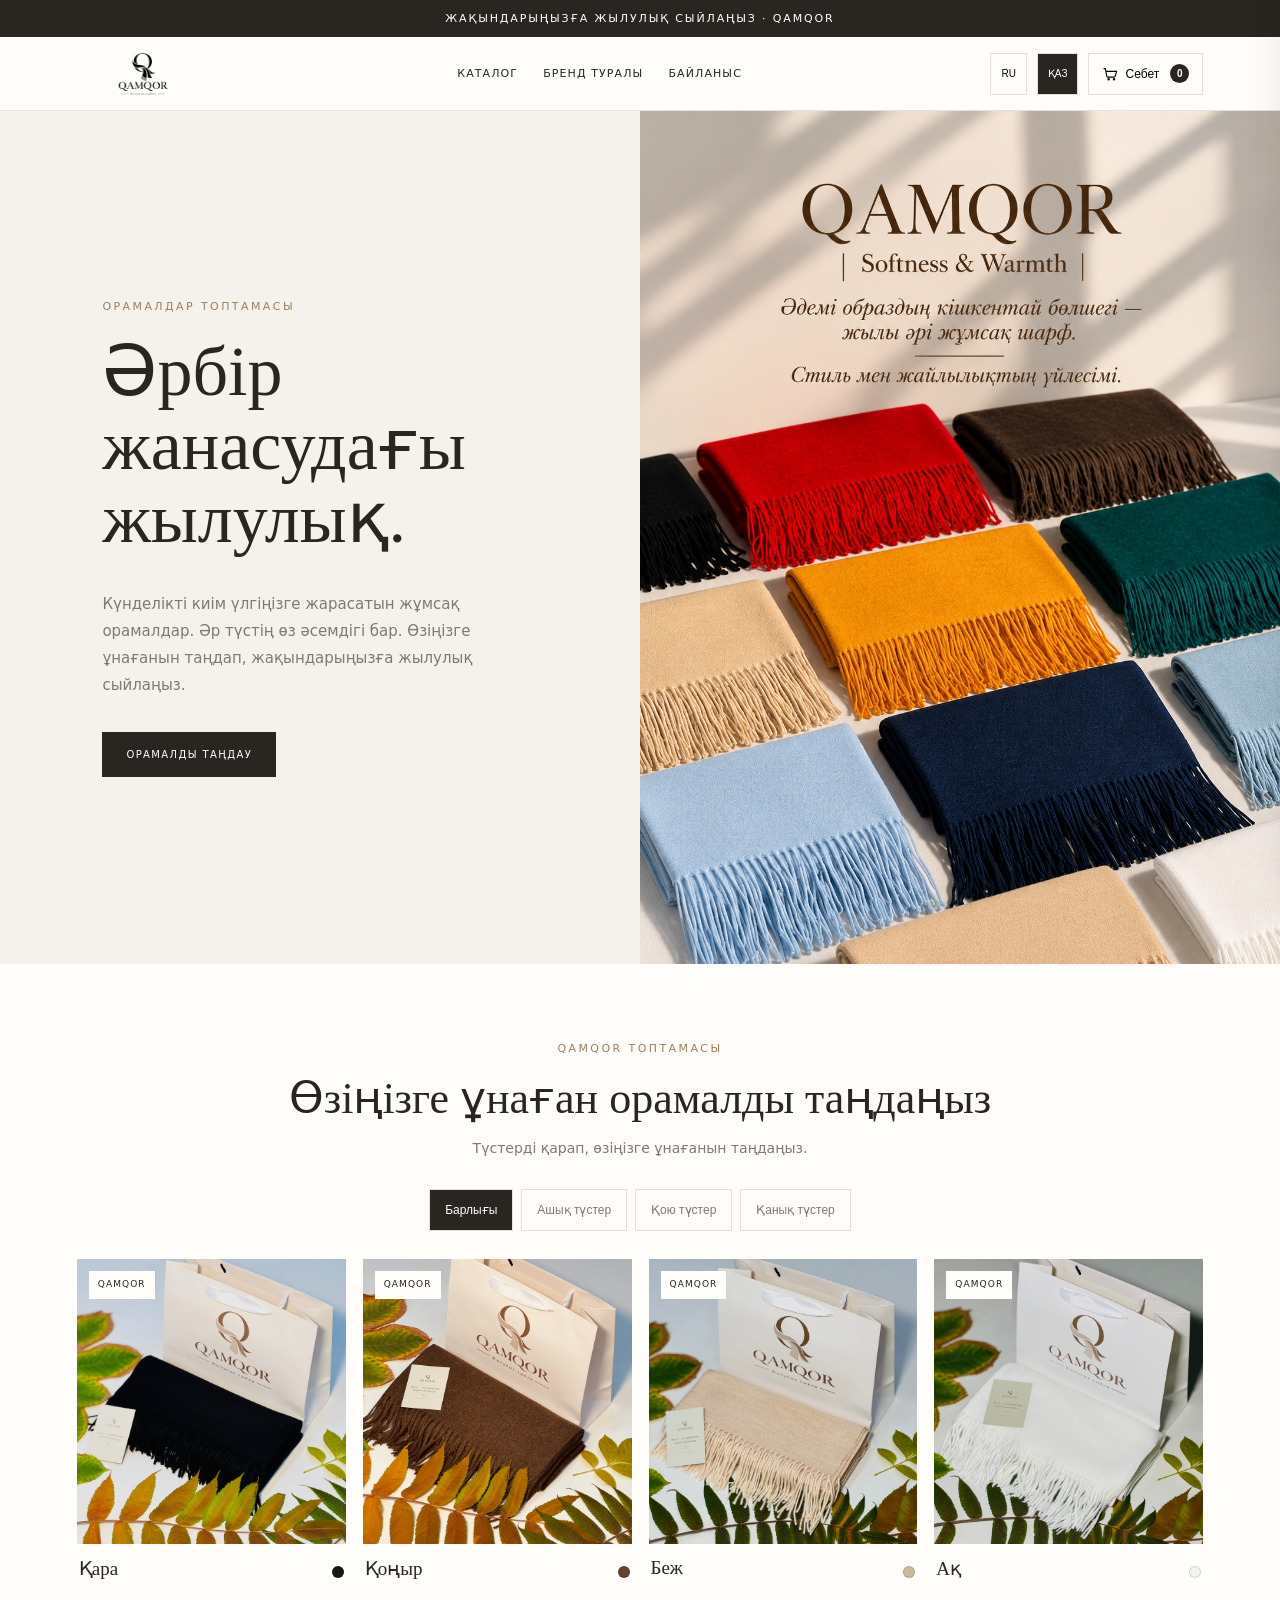
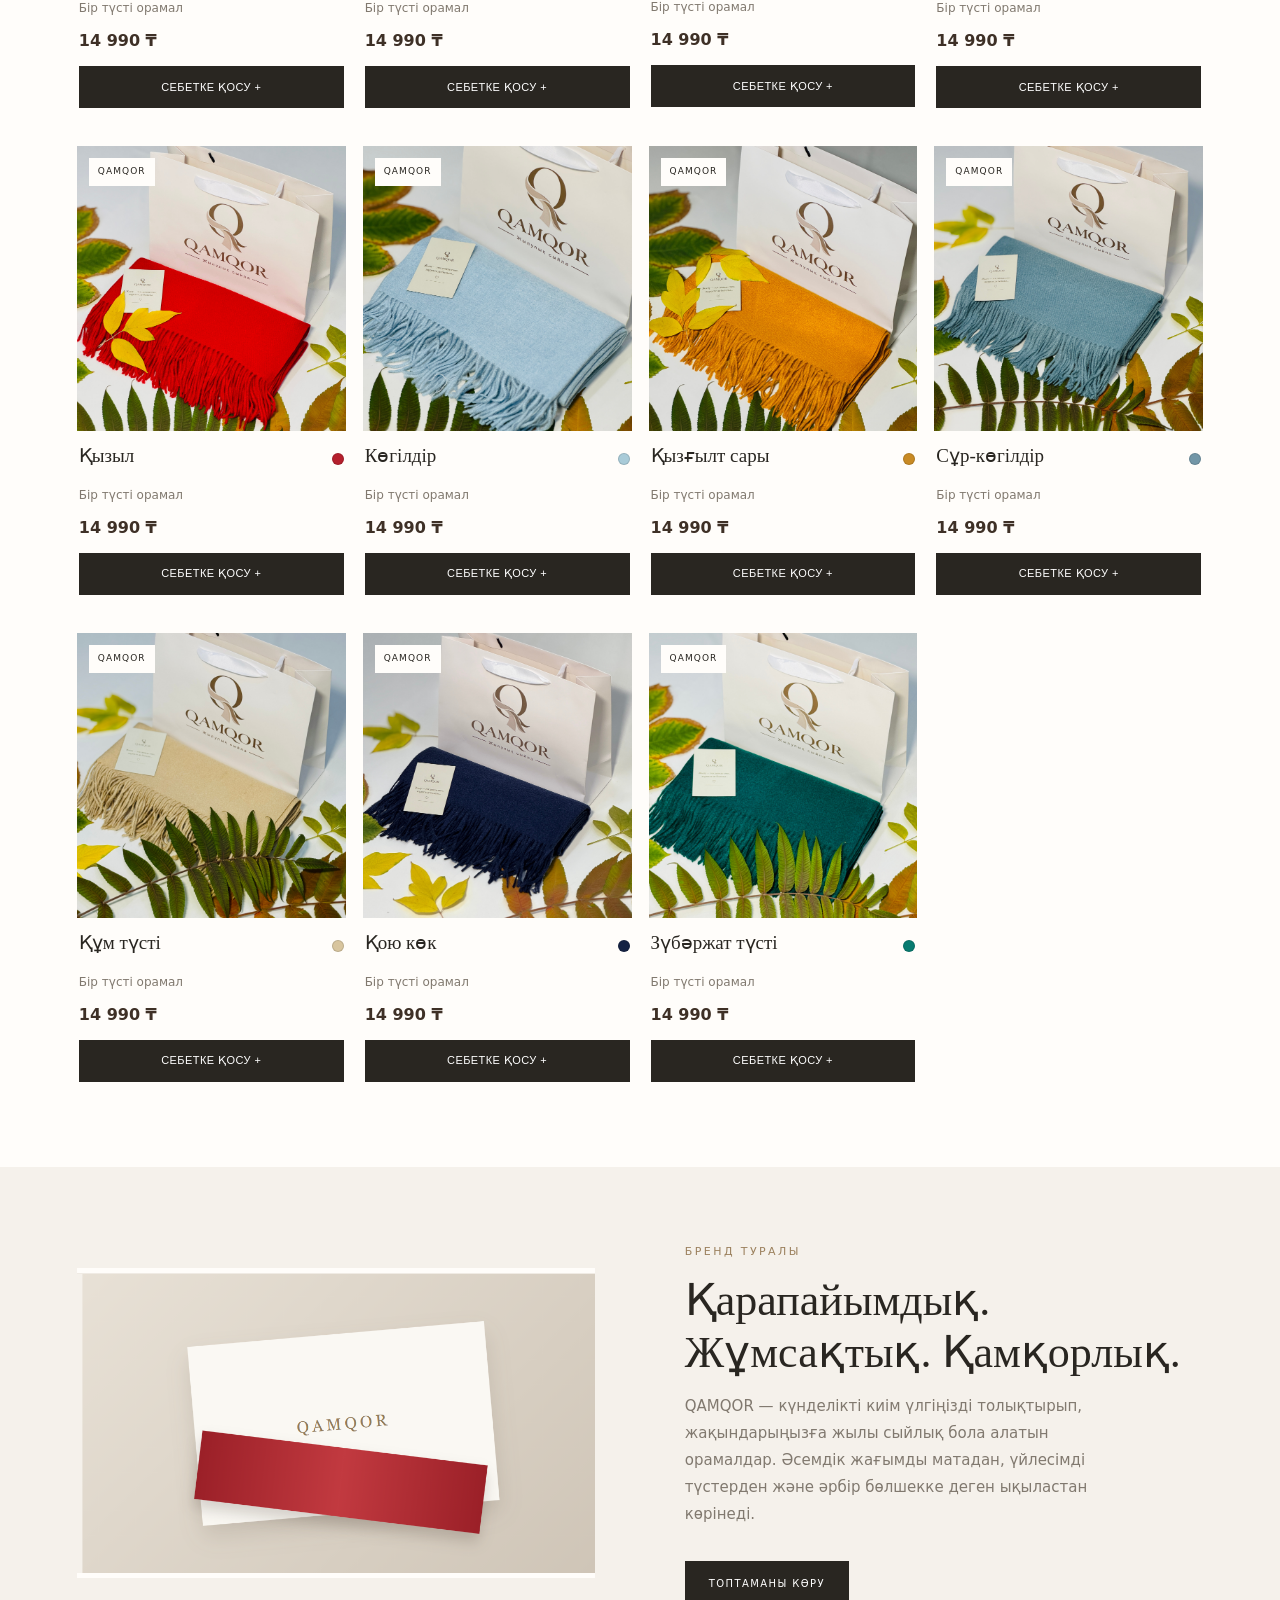
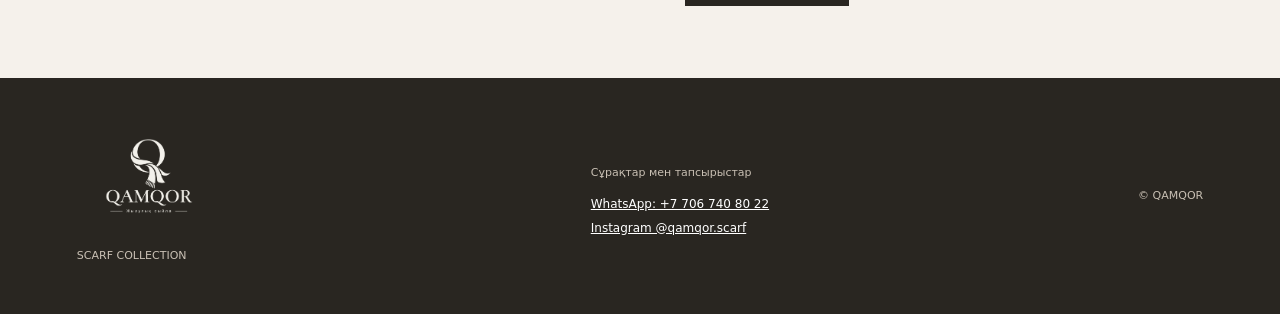
<file: index.html>
<!doctype html><html lang="kk"><head><meta charset="utf-8"><meta name="viewport" content="width=device-width,initial-scale=1"><meta name="theme-color" content="#fffdfa"><title>QAMQOR — орамалдар</title>
<link rel="stylesheet" href="style.css"></head><body>
<div class="top" data-t="top">Тепло, которое хочется дарить · QAMQOR</div>
<header><a class="brand-logo" href="#"><img src="qamqor-logo-black.png" alt="QAMQOR — Жылулық сыйла"></a><nav><a href="#catalog" data-t="navCatalog">Каталог</a><a href="#about" data-t="navAbout">Бренд туралы</a><a href="#contact" data-t="navContact">Байланыс</a></nav><div class="right"><button class="lang" id="ru" type="button" onclick="setLang('ru')">RU</button><button class="lang active" id="kk" type="button" onclick="setLang('kk')">ҚАЗ</button><button class="cart" type="button" onclick="showCart()"><svg class="cart-icon" viewBox="0 0 24 24" aria-hidden="true" focusable="false"><path d="M3 4h2l2.2 11.1a2 2 0 0 0 2 1.6h8.7a2 2 0 0 0 1.9-1.5L22 8H6"/><circle cx="10" cy="20" r="1"/><circle cx="18" cy="20" r="1"/></svg><span data-t="cart">Себет</span> <b id="count">0</b></button></div></header>
<section class="hero"><div class="hero-copy"><span class="eyebrow" data-t="heroEyebrow">Коллекция шарфов</span><h1 data-t="heroTitle">Тепло<br>в каждом<br>прикосновении.</h1><p data-t="heroText">Мягкие однотонные шарфы в лаконичных оттенках. Выбери свой цвет и добавь любимые шарфы в корзину.</p><a class="cta" href="#catalog" data-t="heroButton">Выбрать шарф</a></div><div class="hero-art"><img src="qamqor-scarves.png" alt="QAMQOR — коллекция шарфов" class="hero-photo"></div></section>
<section class="section" id="catalog"><div class="heading"><span class="eyebrow" data-t="catalogEyebrow">Найди свой оттенок</span><h2 data-t="catalogTitle">Карточки товаров</h2><p data-t="catalogText">Настоящие фотографии шарфов QAMQOR. Выберите любимый оттенок.</p></div><div class="filters"><button class="filter active" data-group="all" onclick="filter('all',this)" data-t="all">Все</button><button class="filter" data-group="light" onclick="filter('light',this)" data-t="light">Светлые</button><button class="filter" data-group="dark" onclick="filter('dark',this)" data-t="dark">Тёмные</button><button class="filter" data-group="bright" onclick="filter('bright',this)" data-t="bright">Яркие</button></div><div class="products" id="products"></div></section>
<section class="section about" id="about"><div class="about-art"><img src="qamqor-brand.png" alt="QAMQOR — фирменный стиль" class="about-photo"></div><div><span class="eyebrow" data-t="aboutEyebrow">О бренде</span><h2 data-t="aboutTitle">Простота.<br>Мягкость. Забота.</h2><p data-t="aboutText">QAMQOR — шарфы, которые становятся частью повседневного образа и тёплым подарком близким. Красота живёт в приятной фактуре, спокойных оттенках и внимании к деталям.</p><a class="cta" href="#catalog" data-t="aboutButton">Смотреть коллекцию</a></div></section>
<footer id="contact"><div><img class="footer-logo" src="qamqor-logo-white.png" alt="QAMQOR — Жылулық сыйла"><p>SCARF COLLECTION</p></div><div><p data-t="footerContact">Вопросы и заказы</p><a href="https://wa.me/77067408022" target="_blank" rel="noopener">WhatsApp: +7 706 740 80 22</a><br><a href="https://instagram.com/qamqor.scarf" target="_blank" rel="noopener">Instagram @qamqor.scarf</a></div><p>© QAMQOR</p></footer>
<div class="toast" id="toast" role="status"></div>
<div class="cart-overlay" id="cartOverlay" onclick="closeCart()"></div>
<aside class="cart-panel" id="cartPanel" role="dialog" aria-modal="true" aria-labelledby="cartTitle">
 <div class="cart-head"><div><span class="eyebrow">QAMQOR</span><h2 id="cartTitle">Корзина</h2></div><button class="cart-close" onclick="closeCart()" aria-label="Жабу">×</button></div>
 <div id="cartItems" class="cart-items"></div>
 <div class="cart-bottom"><p id="cartSummary"></p><button class="checkout" id="cartCheckout" type="button" onclick="checkoutWhatsApp()">Оформить заказ</button><p class="cart-help" id="cartHelp">Товары и сумма сохраняются в корзине.</p></div>
</aside><div class="modal" id="modal" onclick="if(event.target===this)closeModal()"><div class="modalbox gallery-modal"><button class="close" onclick="closeModal()" aria-label="Жабу">×</button><span class="eyebrow">QAMQOR SCARF</span><h3 id="modalTitle"></h3><div class="gallery-stage" id="galleryStage"><button class="gallery-arrow prev" onclick="changeView(-1)" aria-label="Previous photo">‹</button><div class="gallery-placeholder" id="galleryPlaceholder"><img id="galleryImage" alt="QAMQOR scarf"></div><button class="gallery-arrow next" onclick="changeView(1)" aria-label="Next photo">›</button></div><div class="gallery-thumbs" id="galleryThumbs"></div><p id="modalText"></p><p id="modalMeta"></p><button class="checkout" id="modalAdd" onclick="add(currentGalleryProduct[0])">Добавить в корзину</button></div></div>
<script src="script.js"></script></body></html>
</file>
<file: style.css>
:root{--ink:#292621;--muted:#81796f;--cream:#f5f1eb;--line:#e8e1d7}*{box-sizing:border-box}body{margin:0;background:#fffdfa;color:var(--ink);font-family:Arial,sans-serif}.top{background:var(--ink);color:white;text-align:center;padding:10px;font-size:10px;letter-spacing:.17em;text-transform:uppercase}header{height:74px;padding:0 6vw;display:flex;align-items:center;justify-content:space-between;border-bottom:1px solid var(--line);position:sticky;top:0;background:#fffdfa;z-index:4}.brand-logo img{display:block;width:132px;height:68px;object-fit:contain}.footer-logo{width:145px;height:120px;object-fit:contain;display:block}nav{display:flex;gap:25px}nav a{font-size:11px;text-transform:uppercase;letter-spacing:.1em;color:inherit;text-decoration:none}.right{display:flex;align-items:center;gap:10px}.lang{border:1px solid var(--line);background:transparent;padding:9px 10px;font-size:10px}.lang.active{background:var(--ink);color:white}.cart{border:1px solid var(--line);background:transparent;padding:10px 13px;font-size:11px}.hero{display:grid;grid-template-columns:1fr 1fr;background:var(--cream);min-height:460px}.hero-copy{padding:70px 8vw;display:flex;flex-direction:column;justify-content:center;align-items:flex-start}.eyebrow{font-size:10px;letter-spacing:.22em;text-transform:uppercase;color:#9b805d}h1{font:normal clamp(43px,6vw,70px)/1.05 Georgia;margin:20px 0}.hero p,.about p{color:var(--muted);font-size:14px;line-height:1.8;max-width:420px}.cta{display:inline-block;background:var(--ink);color:white;padding:15px 24px;margin-top:18px;text-decoration:none;font-size:10px;letter-spacing:.14em;text-transform:uppercase}.hero-art{background:linear-gradient(135deg,#e8e1d6,#cfc5b7);display:flex;align-items:center;justify-content:center;position:relative;min-height:380px;overflow:hidden}.bag{width:57%;height:60%;background:#faf8f3;display:flex;align-items:center;justify-content:center;font:30px Georgia;letter-spacing:.2em;color:#927b5a;box-shadow:0 20px 40px #51463825;transform:rotate(-5deg)}.hero-scarf{position:absolute;width:55%;height:23%;top:58%;left:22%;background:linear-gradient(90deg,#9b2028,#c23a40,#9b2028);transform:rotate(7deg);box-shadow:0 16px 25px #34251c30}.section{padding:72px 6vw}.heading{text-align:center;margin-bottom:30px}.heading h2,.about h2{font:normal clamp(32px,4vw,44px) Georgia;margin:12px 0}.heading p{font-size:13px;color:var(--muted)}.filters{display:flex;justify-content:center;gap:8px;flex-wrap:wrap;margin-bottom:28px}.filter{border:1px solid var(--line);background:transparent;padding:10px 15px;font-size:10px;color:var(--muted)}.filter.active{background:var(--ink);color:white}.products{display:grid;grid-template-columns:repeat(4,minmax(0,1fr));gap:25px 17px}.product-photo{height:285px;background:linear-gradient(145deg,#f0ece5,#e3ddd3);display:flex;align-items:center;justify-content:center;position:relative;overflow:hidden}.placeholder{width:82%;height:49%;background:var(--fabric);transform:rotate(-7deg);position:relative;box-shadow:0 17px 27px #29262120}.placeholder:after{content:"";position:absolute;left:0;right:0;bottom:-13px;height:14px;background:repeating-linear-gradient(90deg,var(--fabric) 0 2px,transparent 2px 8px)}.tag{position:absolute;top:12px;left:12px;background:#fffdfa;padding:7px 9px;font-size:9px;letter-spacing:.12em}.photo-soon{position:absolute;bottom:12px;font-size:9px;letter-spacing:.15em;color:#777;text-transform:uppercase}.product-info{padding:13px 2px}.product-title{display:flex;justify-content:space-between;align-items:center}.product h3{font:normal 19px Georgia;margin:0 0 7px}.dot{width:12px;height:12px;border-radius:50%;border:1px solid #0002}.desc,.note{font-size:11px;color:var(--muted);line-height:1.5}.price{font-size:12px;margin-top:10px}.actions{display:flex;gap:6px;margin-top:12px;flex-wrap:wrap}.actions button{flex:1 1 30%;padding:10px 5px;font-size:9px;letter-spacing:.04em;text-transform:uppercase}.details{border:1px solid var(--line);background:transparent}.add{background:var(--ink);color:white;border:1px solid var(--ink)}.wa{background:#f0eee8;border:1px solid #d8d0c4;color:#292621}.about{background:var(--cream);display:grid;grid-template-columns:1fr 1fr;gap:7vw;align-items:center}.about-art{height:310px;background:linear-gradient(135deg,#d9d0c3,#f1ece4);display:flex;align-items:center;justify-content:center}.about-art .bag{height:70%;width:55%;transform:none;font-size:23px}footer{background:var(--ink);color:white;padding:38px 6vw;display:flex;justify-content:space-between;gap:20px;align-items:center}footer p{font-size:11px;color:#c9c0b4}footer a{color:white;font-size:12px}.toast{display:none;position:fixed;bottom:18px;left:50%;transform:translateX(-50%);background:var(--ink);color:white;padding:13px 20px;font-size:12px;z-index:10}.modal{display:none;position:fixed;inset:0;background:#0008;align-items:center;justify-content:center;padding:20px;z-index:9}.modalbox{background:#fffdfa;padding:28px;max-width:400px;width:100%;position:relative}.modalbox h3{font:27px Georgia}.modalbox p{font-size:13px;line-height:1.7;color:var(--muted)}.close{position:absolute;right:14px;top:10px;border:0;background:none;font-size:23px}
@media(max-width:850px){.products{grid-template-columns:repeat(2,minmax(0,1fr))}.hero{grid-template-columns:1fr}.hero-copy{padding:55px 8vw}.about{grid-template-columns:1fr}}@media(max-width:560px){header{padding:0 4vw}.brand-logo img{width:100px;height:60px}nav{display:none}.right{gap:5px}.lang{padding:8px 7px}.cart{padding:9px}.section{padding:55px 5vw}.products{gap:18px 12px}.product-photo{height:210px}.product h3{font-size:17px}.actions{flex-direction:column}footer{flex-direction:column;text-align:center}}

/* Mobile-first refinements */
html{scroll-behavior:smooth;overflow-x:hidden}
body{overflow-x:clip}/* clip (а не hidden) не превращает body в контейнер прокрутки и не ломает position:sticky у шапки */
button,a{-webkit-tap-highlight-color:transparent}
button{min-height:42px;cursor:pointer}
@media(max-width:560px){
  header{height:66px;gap:7px;padding:0 12px}
  .brand-logo img{width:88px;height:54px}
  .right{gap:4px;flex-shrink:0}
  .lang{min-height:38px;padding:7px 8px;font-size:10px}
  .cart{min-height:38px;padding:8px 9px;font-size:10px;white-space:nowrap}
  .hero-copy{padding:44px 7vw}
  .hero-art{min-height:260px}
  .hero-art .bag{width:58%;height:58%;font-size:23px}
  .hero-scarf{width:58%;left:21%;top:58%}
  .section{padding:44px 4vw}
  .heading{margin-bottom:22px}
  .heading h2{font-size:32px}
  .heading p{font-size:12px;line-height:1.6;padding:0 8px}
  .filters{gap:6px;margin-bottom:20px}
  .filter{padding:9px 12px;min-height:38px}
  .products{grid-template-columns:repeat(2,minmax(0,1fr));gap:17px 10px}
  .product-photo{height:auto;aspect-ratio:.78}
  .product-info{padding:10px 1px}
  .product h3{font-size:16px}
  .desc,.note{font-size:10px}
  .price{font-size:11px}
  .actions{gap:6px}
  .actions button{flex:1 1 100%;min-height:39px;font-size:9px;padding:9px 4px}
  .about{gap:24px}
  .about-art{height:230px}
  .about h2{font-size:32px}
  .about p{font-size:13px}
  footer{padding:28px 5vw;gap:12px}
  .footer-logo{width:120px;height:95px}
  .modalbox{padding:24px 20px}
}
@media(max-width:360px){
  .brand-logo img{width:76px}
  .lang{padding:6px}
  .cart{padding:7px}
  .product h3{font-size:14px}
  .filters .filter{font-size:9px;padding:8px 9px}
}


.gallery-modal{max-width:480px}
.gallery-stage{height:300px;position:relative;background:linear-gradient(145deg,#f0ece5,#e1d9ce);display:flex;align-items:center;justify-content:center;margin:15px 0 12px;overflow:hidden}
.gallery-placeholder{width:100%;height:100%;display:flex;flex-direction:column;align-items:center;justify-content:center;gap:18px;color:#76685b;font-size:10px;letter-spacing:.12em;text-transform:uppercase}
.gallery-scarf{width:65%;height:32%;background:var(--gallery-color,#cbb99d);transform:rotate(-8deg);box-shadow:0 18px 30px #29262125;position:relative}
.gallery-scarf:after{content:"";position:absolute;left:0;right:0;bottom:-12px;height:14px;background:repeating-linear-gradient(90deg,var(--gallery-color,#cbb99d) 0 3px,transparent 3px 10px)}
.gallery-arrow{position:absolute;z-index:2;top:45%;width:36px;height:42px;border:0;background:#fffdfaDD;color:#292621;font-size:28px;line-height:1}
.gallery-arrow.prev{left:10px}.gallery-arrow.next{right:10px}
.gallery-thumbs{display:grid;grid-template-columns:repeat(4,1fr);gap:8px;margin-bottom:14px}
.gallery-thumb{border:1px solid var(--line);background:#f0ece5;padding:7px 3px;font-size:9px;color:#655b50;min-height:48px}
.gallery-thumb.active{border:2px solid #8b725c;background:#eee6dc}
@media(max-width:560px){.gallery-stage{height:250px}.gallery-modal{padding:24px 16px}.gallery-thumbs{gap:5px}.gallery-thumb{font-size:8px;padding:6px 2px}}
.hero-photo{display:block;width:100%;height:100%;min-height:460px;object-fit:cover;object-position:center 45%}.about-photo{display:block;width:100%;height:100%;object-fit:cover}.about-art{overflow:hidden}@media(max-width:700px){.hero-photo{min-height:320px;max-height:480px;object-position:center 38%}.about-photo{object-fit:cover}}

/* Product photography */
.product-photo{cursor:pointer;background:#f2eee8}.product-img{display:block;width:100%;height:100%;object-fit:cover;object-position:center center;transition:transform .35s ease}.product-photo:hover .product-img{transform:scale(1.045)}.product-photo .tag{z-index:1}.product .actions{display:grid;grid-template-columns:1fr 1fr}.product .actions button{font-size:10px;min-height:42px}.gallery-placeholder{padding:0;background:#eee9e2}.gallery-placeholder img{width:100%;height:100%;object-fit:contain}.gallery-stage{height:min(58vh,500px)}.gallery-modal{max-width:560px;max-height:94vh;overflow-y:auto}.gallery-thumb{min-height:38px}.gallery-modal .checkout{margin-top:12px}
/* Functional cart drawer */
.cart-open{overflow:hidden}.cart-overlay{position:fixed;inset:0;background:rgba(22,19,16,.52);z-index:20;opacity:0;pointer-events:none;transition:opacity .25s}.cart-overlay.open{opacity:1;pointer-events:auto}.cart-panel{position:fixed;z-index:21;right:0;top:0;bottom:0;width:min(100%,450px);background:#fffdfa;box-shadow:-12px 0 45px #0002;transform:translateX(105%);transition:transform .3s;display:flex;flex-direction:column}.cart-panel.open{transform:translateX(0)}.cart-head{padding:24px 24px 16px;border-bottom:1px solid var(--line);display:flex;align-items:center;justify-content:space-between}.cart-head h2{font:normal 32px Georgia;margin:8px 0 0}.cart-close{border:0;background:transparent;font-size:32px}.cart-items{padding:18px 24px;overflow-y:auto;flex:1}.cart-empty{text-align:center;color:var(--muted);padding:65px 12px;line-height:1.7}.cart-item{display:flex;gap:15px;padding:14px 0;border-bottom:1px solid var(--line)}.cart-item img{width:105px;height:125px;object-fit:cover;background:#eee}.cart-item-info{flex:1}.cart-item-info h3{font:normal 19px Georgia;margin:4px 0 8px}.cart-item-info small{color:var(--muted)}.qty{display:flex;align-items:center;gap:14px;margin-top:12px}.qty button{border:1px solid var(--line);background:#fff;min-height:32px;min-width:32px;font-size:18px}.qty span{min-width:16px;text-align:center}.remove{margin-top:9px;color:#91644e;background:none;border:0;text-decoration:underline;font-size:11px;padding:0;min-height:25px}.cart-bottom{padding:18px 24px 25px;border-top:1px solid var(--line);background:#fffdfa}.cart-bottom p{margin:0 0 14px}.checkout{display:block;width:100%;border:0;background:#292621;color:white;padding:15px 14px;min-height:48px;letter-spacing:.05em;font-size:12px}.checkout:disabled{opacity:.4;cursor:not-allowed}.cart-help{font-size:11px;color:var(--muted);line-height:1.5;margin-top:12px!important}.cart #count{display:inline-flex;align-items:center;justify-content:center;background:#292621;color:white;border-radius:50%;width:19px;height:19px;margin-left:4px;font-size:10px}.cart{white-space:nowrap}
@media(max-width:560px){.product .actions{grid-template-columns:1fr}.product .actions button{min-height:40px}.gallery-stage{height:310px}.cart-head,.cart-items,.cart-bottom{padding-left:17px;padding-right:17px}.cart-item img{width:90px;height:110px}}

/* Одна кнопка покупки на всю ширину карточки */
.product .actions{display:grid;grid-template-columns:1fr}
.product .actions .add{width:100%;font-size:11px}
.product .price{font-size:16px;font-weight:700;color:#3e3026}
/* Readable typography and a monochrome logo on the light header/footer. */
body{font-family:system-ui,-apple-system,'Segoe UI',Arial,sans-serif;font-size:15px;line-height:1.55}.top{font-size:11px}.eyebrow{font-size:11px}.hero p,.about p{font-size:15px}.heading p{font-size:14px}.desc,.note{font-size:12px}.filter{font-size:12px}.cart{font-size:12px}
.cart{display:inline-flex;align-items:center;gap:7px}.cart-icon{width:16px;height:16px;flex:none;fill:none;stroke:currentColor;stroke-width:1.7;stroke-linecap:round;stroke-linejoin:round}

/* Шапка скрывается при прокрутке вниз и появляется при прокрутке вверх */
header{transition:transform .3s ease}
header.header-hidden{transform:translateY(-100%)}
</file>
